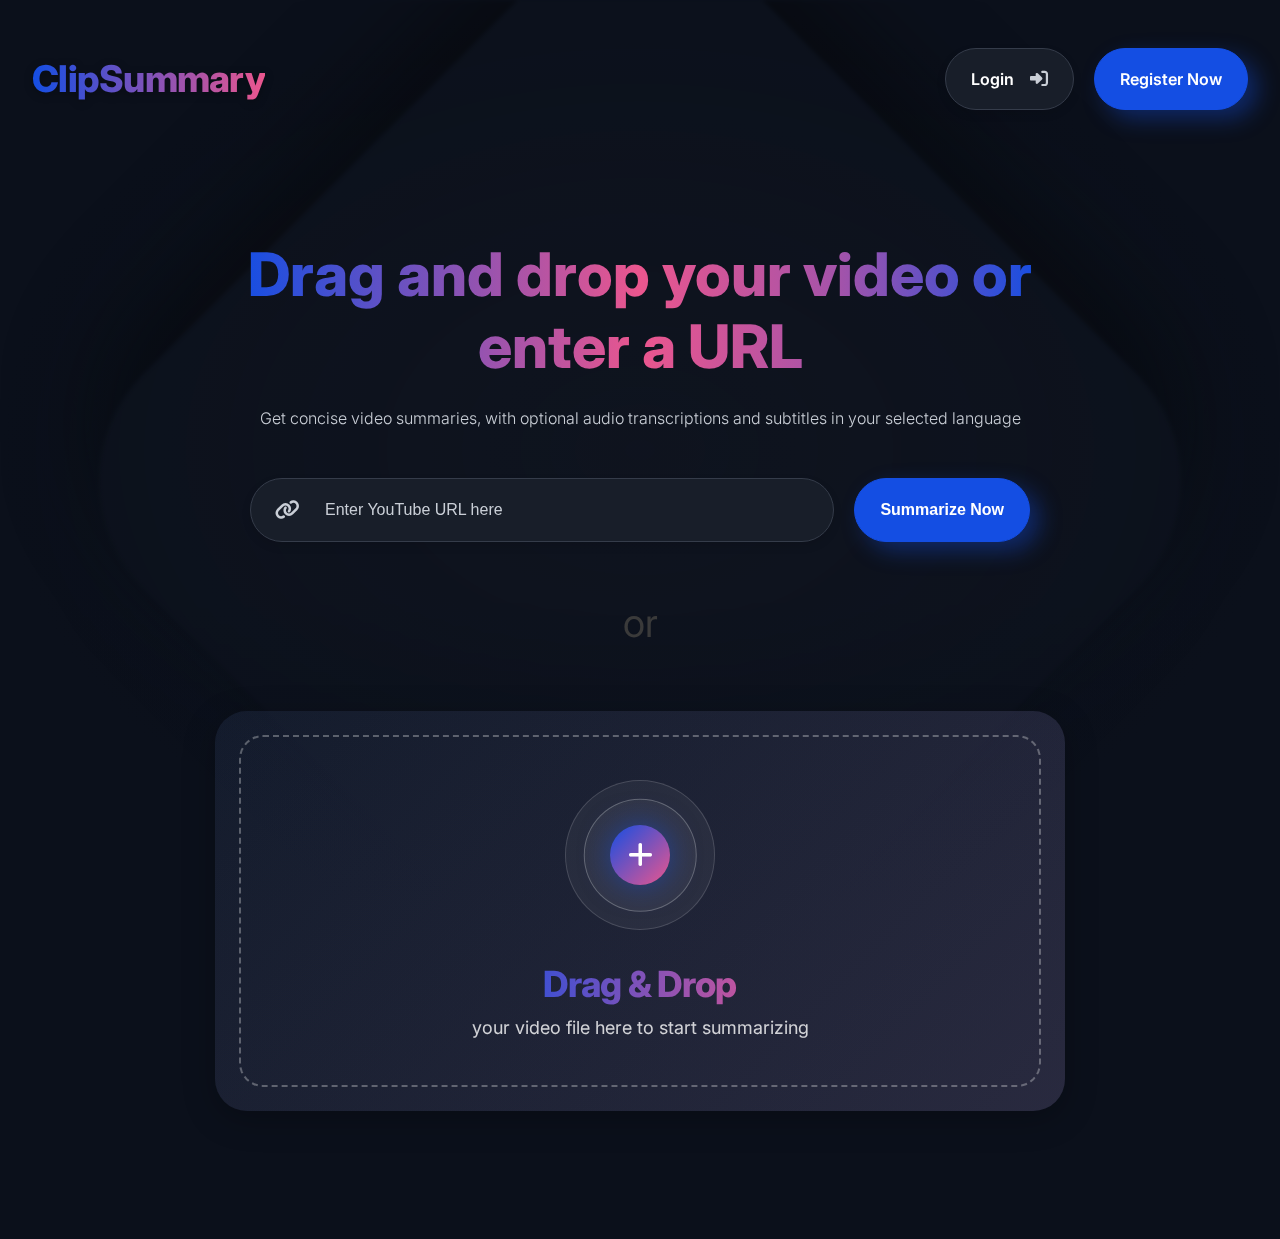
<file: frontend/index.html>
<!DOCTYPE html>
<html lang="en">
<head>
    <meta charset="UTF-8">
    <meta name="viewport" content="width=device-width, initial-scale=1.0">
    <title>ClipSummary - Video Summary and Translation Tool</title>
    <link rel="preconnect" href="https://fonts.googleapis.com">
    <link rel="preconnect" href="https://fonts.gstatic.com" crossorigin>
    <link href="https://fonts.googleapis.com/css2?family=Inter:wght@300;400;600;800&display=swap" rel="stylesheet">
    <link rel="stylesheet" href="https://cdnjs.cloudflare.com/ajax/libs/font-awesome/6.4.0/css/all.min.css">
    <link rel="stylesheet" href="css/styles.css">
    <link rel="stylesheet" href="css/processing-status.css">
    <link rel="icon" type="image/svg+xml" href="images/favicons/favicon.svg">
</head>
<body>
    <div class="background">
        <div class="swirl"></div>
        <div class="cubes"></div>
        <div class="gradient-overlay"></div>
    </div>

    <div class="container">
        <header>
            <div class="logo">
                <h1>ClipSummary<span class="registered">®</span></h1>
            </div>
            <nav class="main-nav">
                <ul class="auth-links">
                    <!-- These links will be replaced by JavaScript based on login status -->
                    <li><a href="/login.html" class="btn btn-outline login-btn">
                        <span>Login</span>
                        <i class="fas fa-sign-in-alt"></i>
                    </a></li>
                    <li><a href="/signup.html" class="btn btn-primary">Register Now</a></li>
                </ul>
            </nav>
        </header>

        <main>
            <div class="hero-section">
                <h2>Turn Any Video into a Summary</h2>
                <p>Get concise video summaries, with optional audio transcriptions and subtitles in your selected language</p>
            </div>

            <div class="actions">
                <div class="url-input-container">
                    <div class="url-input">
                        <i class="fa-solid fa-link"></i>
                        <input type="text" placeholder="Enter YouTube URL here">
                        <span class="cursor">|</span>
                    </div>
                    <button class="btn btn-primary summarize-btn">Summarize Now</button>
                </div>
                <div class="or-divider">
                    <span>or</span>
                </div>
            </div>

            <div class="upload-area">
                <div class="upload-content">
                    <div class="upload-icons">
                        <div class="ellipse ellipse-1"></div>
                        <div class="ellipse ellipse-2"></div>
                        <div class="plus-icon">
                            <i class="fa-solid fa-plus"></i>
                        </div>
                    </div>
                    <div class="upload-text">
                        <h3>Drag & Drop</h3>
                        <p>your video file here to start summarizing</p>
                    </div>
                </div>
                <!-- New inline processing status bar -->
                <div class="inline-processing-status" style="display: none;">
                    <div class="inline-progress-bar">
                        <div class="inline-progress-fill"></div>
                    </div>
                    <div class="inline-status-text">Ready to upload</div>
                </div>
            </div>
            
            <div class="main-content">
            </div>
        </main>
    </div>
    
    <div id="detailed-processing-status" style="display: none;">
        <div class="processing-status-container">
            <div class="processing-close" id="close-processing-status">
                <i class="fas fa-times"></i>
            </div>
            <div class="processing-status-header">
                <i class="fas fa-cog fa-spin"></i>
                <h3>Processing Your Video</h3>
            </div>
            
            <div class="processing-progress">
                <div class="processing-progress-bar" style="width: 0%"></div>
            </div>
            
            <div class="processing-stages">
                <!-- Stage 1: Video Upload -->
                <div class="processing-stage" data-stage="upload">
                    <div class="stage-icon">
                        <i class="fas fa-cloud-upload-alt"></i>
                    </div>
                    <div class="stage-details">
                        <div class="stage-name">Uploading Video</div>
                        <div class="stage-description">Transferring your video to our servers</div>
                        <div class="stage-time"></div>
                    </div>
                </div>
                
                <!-- Stage 2: Audio Extraction -->
                <div class="processing-stage" data-stage="audio">
                    <div class="stage-icon">
                        <i class="fas fa-volume-up"></i>
                    </div>
                    <div class="stage-details">
                        <div class="stage-name">Audio Processing</div>
                        <div class="stage-description">Extracting audio from your video</div>
                        <div class="stage-time"></div>
                    </div>
                </div>
                
                <!-- Stage 3: Speech Recognition -->
                <div class="processing-stage" data-stage="transcribe">
                    <div class="stage-icon">
                        <i class="fas fa-headphones"></i>
                    </div>
                    <div class="stage-details">
                        <div class="stage-name">Speech Recognition</div>
                        <div class="stage-description">Converting speech to text</div>
                        <div class="stage-time"></div>
                    </div>
                </div>
                
                <!-- Stage 4: Text Analysis -->
                <div class="processing-stage" data-stage="align">
                    <div class="stage-icon">
                        <i class="fas fa-align-left"></i>
                    </div>
                    <div class="stage-details">
                        <div class="stage-name">Text Processing</div>
                        <div class="stage-description">Aligning text with audio timestamps</div>
                        <div class="stage-time"></div>
                    </div>
                </div>
                
                <!-- Stage 5: Speaker Identification -->
                <div class="processing-stage" data-stage="speaker">
                    <div class="stage-icon">
                        <i class="fas fa-users"></i>
                    </div>
                    <div class="stage-details">
                        <div class="stage-name">Speaker Analysis</div>
                        <div class="stage-description">Identifying different speakers in the audio</div>
                        <div class="stage-time"></div>
                    </div>
                </div>
                
                <!-- Stage 6: Summary Generation -->
                <div class="processing-stage" data-stage="summary">
                    <div class="stage-icon">
                        <i class="fas fa-file-alt"></i>
                    </div>
                    <div class="stage-details">
                        <div class="stage-name">Summary Generation</div>
                        <div class="stage-description">Creating a concise summary of the content</div>
                        <div class="stage-time"></div>
                    </div>
                </div>
            </div>
            
            <div class="processing-summary">
                <div class="processing-elapsed">Elapsed time: 00:00</div>
                <div class="processing-message">Starting processing...</div>
            </div>
        </div>
    </div>

    <script src="js/app.js"></script>
</body>
</html>
</file>
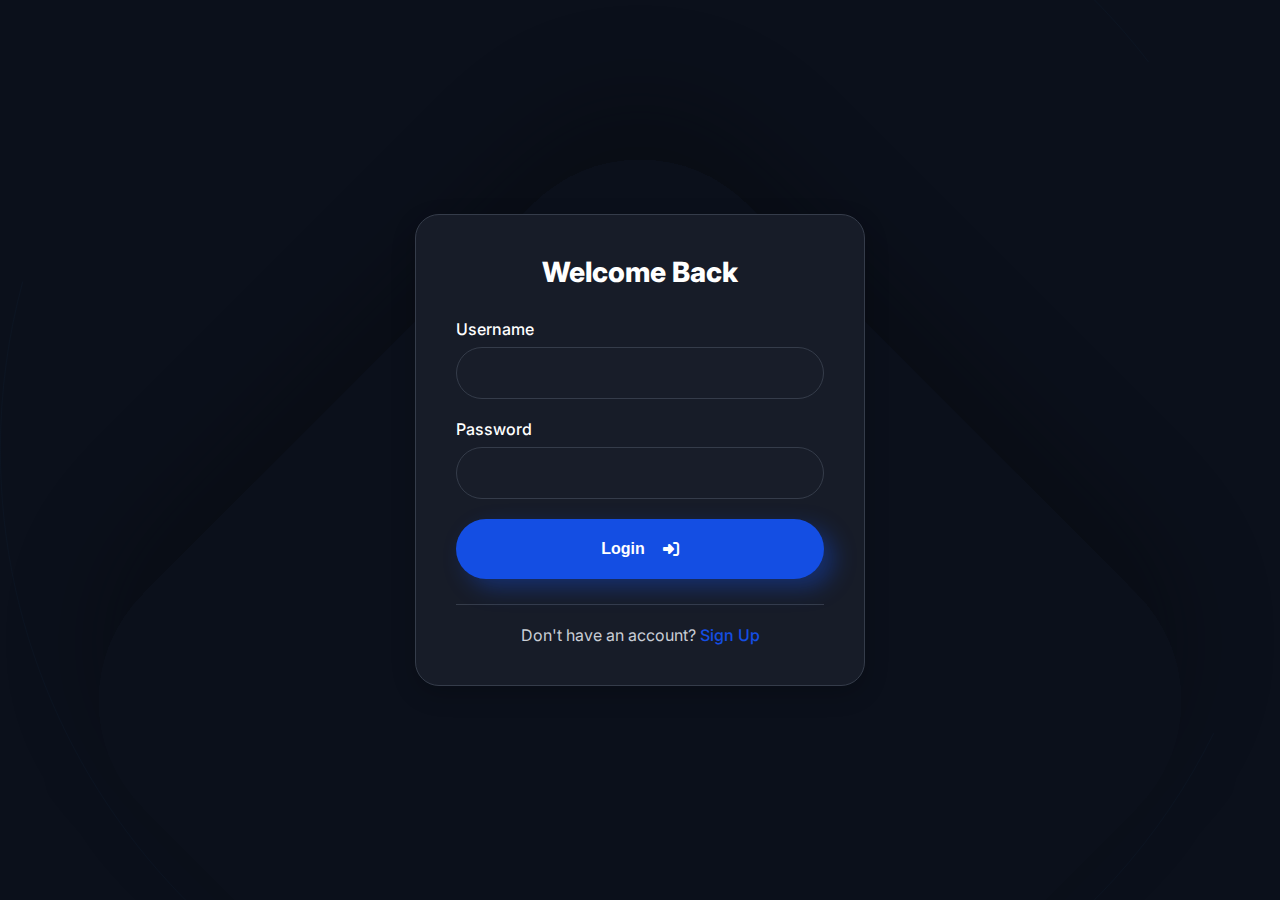
<file: frontend/login.html>
<!DOCTYPE html>
<html lang="en">
<head>
    <meta charset="UTF-8">
    <meta name="viewport" content="width=device-width, initial-scale=1.0">
    <title>Login | ClipSummary</title>
    <link rel="preconnect" href="https://fonts.googleapis.com">
    <link rel="preconnect" href="https://fonts.gstatic.com" crossorigin>
    <link href="https://fonts.googleapis.com/css2?family=Inter:wght@300;400;500;600;800&display=swap" rel="stylesheet">
    <link rel="stylesheet" href="https://cdnjs.cloudflare.com/ajax/libs/font-awesome/6.4.0/css/all.min.css">
    <link rel="stylesheet" href="css/styles.css">
    <link rel="stylesheet" href="css/login.css">
    <link rel="icon" type="image/svg+xml" href="images/favicons/favicon.svg">
</head>
<body>
    <div class="auth-container">
        <div class="auth-box">
            <h1 class="auth-title">Welcome Back</h1>
            <div id="error-message" class="error-message"></div>
            <div id="success-message" class="success-message"></div>
            
            <form id="login-form" class="auth-form">
                <div class="form-group">
                    <label for="username">Username</label>
                    <input type="text" id="username" name="username" required>
                </div>
                
                <div class="form-group">
                    <label for="password">Password</label>
                    <input type="password" id="password" name="password" required>
                </div>
                
                <button type="submit" class="btn btn-primary btn-block login-btn">
                    <span>Login</span>
                    <i class="fas fa-sign-in-alt"></i>
                </button>
            </form>
            
            <div class="auth-footer">
                <p>Don't have an account? <a href="signup.html">Sign Up</a></p>
            </div>
        </div>
    </div>

    <script>
        document.getElementById('login-form').addEventListener('submit', async function(e) {
            e.preventDefault();
            
            const formData = new URLSearchParams();
            formData.append('username', document.getElementById('username').value);
            formData.append('password', document.getElementById('password').value);
            
            const errorEl = document.getElementById('error-message');
            const successEl = document.getElementById('success-message');
            
            try {
                const response = await fetch('/api/auth/login', {
                    method: 'POST',
                    headers: {
                        'Content-Type': 'application/x-www-form-urlencoded'
                    },
                    body: formData
                });
                
                const data = await response.json();
                
                if (response.ok) {
                    // Store tokens
                    localStorage.setItem('access_token', data.access_token);
                    localStorage.setItem('token_type', data.token_type);
                    
                    // Fetch user info to get username and store it
                    try {
                        const userResponse = await fetch('/api/auth/me', {
                            headers: {
                                'Authorization': `${data.token_type} ${data.access_token}`
                            }
                        });
                        
                        if (userResponse.ok) {
                            const userData = await userResponse.json();
                            localStorage.setItem('username', userData.username);
                            localStorage.setItem('user_id', userData.id);
                        }
                    } catch (error) {
                        console.error('Error fetching user info:', error);
                        // Don't fail login if we can't fetch user info
                    }
                    
                    // Check if there's a redirect URL in the query params
                    const params = new URLSearchParams(window.location.search);
                    const redirect = params.get('redirect');
                    
                    // Redirect to the previous page or home
                    window.location.href = redirect || '/';
                } else {
                    errorEl.textContent = data.detail || 'Login failed';
                    errorEl.style.display = 'block';
                    successEl.style.display = 'none';
                }
            } catch (error) {
                console.error('Login error:', error);
                errorEl.textContent = 'An error occurred during login. Please try again.';
                errorEl.style.display = 'block';
                successEl.style.display = 'none';
            }
        });
        
        // Check for registration success message
        window.addEventListener('load', function() {
            const params = new URLSearchParams(window.location.search);
            const registered = params.get('registered');
            
            if (registered) {
                const successEl = document.getElementById('success-message');
                successEl.textContent = 'Registration successful! Please login with your credentials.';
                successEl.style.display = 'block';
            }
        });
    </script>
</body>
</html>
</file>
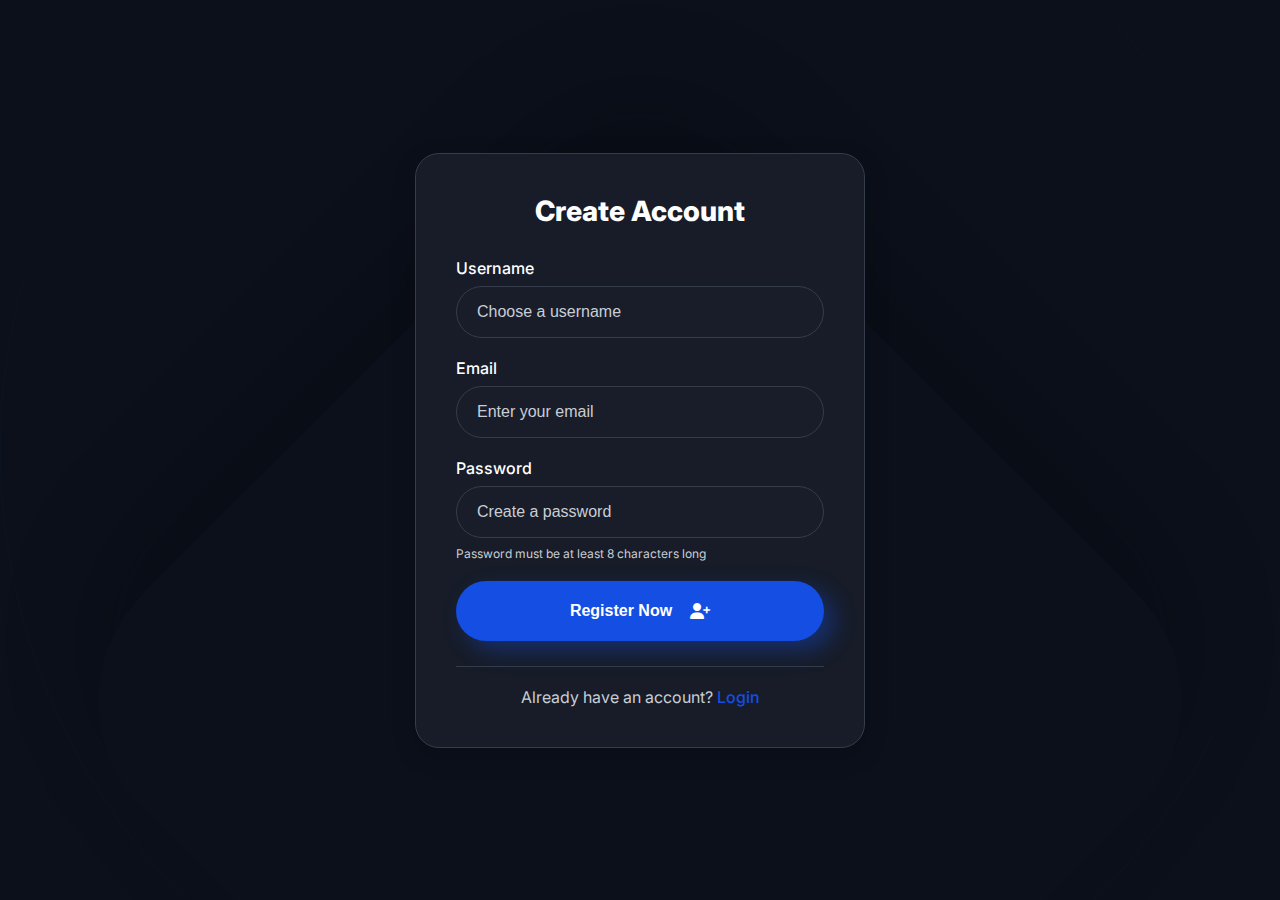
<file: frontend/signup.html>
<!DOCTYPE html>
<html lang="en">
<head>
    <meta charset="UTF-8">
    <meta name="viewport" content="width=device-width, initial-scale=1.0">
    <title>Sign Up | ClipSummary</title>
    <link rel="preconnect" href="https://fonts.googleapis.com">
    <link rel="preconnect" href="https://fonts.gstatic.com" crossorigin>
    <link href="https://fonts.googleapis.com/css2?family=Inter:wght@300;400;500;600;800&display=swap" rel="stylesheet">
    <link rel="stylesheet" href="https://cdnjs.cloudflare.com/ajax/libs/font-awesome/6.4.0/css/all.min.css">
    <link rel="stylesheet" href="css/styles.css">
    <link rel="stylesheet" href="css/login.css">
    <link rel="icon" type="image/svg+xml" href="images/favicons/favicon.svg">
</head>
<body>
    <div class="auth-container">
        <div class="auth-box">
            <h1 class="auth-title">Create Account</h1>
            <div id="error-message" class="error-message"></div>
            
            <form id="signup-form" class="auth-form">
                <div class="form-group">
                    <label for="username">Username</label>
                    <input type="text" id="username" name="username" required minlength="3" placeholder="Choose a username">
                </div>
                
                <div class="form-group">
                    <label for="email">Email</label>
                    <input type="email" id="email" name="email" required placeholder="Enter your email">
                </div>
                
                <div class="form-group">
                    <label for="password">Password</label>
                    <input type="password" id="password" name="password" required minlength="8" placeholder="Create a password">
                    <small>Password must be at least 8 characters long</small>
                </div>
                
                <button type="submit" class="btn btn-primary btn-block">
                    <span>Register Now</span>
                    <i class="fas fa-user-plus"></i>
                </button>
            </form>
            
            <div class="auth-footer">
                <p>Already have an account? <a href="login.html">Login</a></p>
            </div>
        </div>
    </div>

    <script>
        document.getElementById('signup-form').addEventListener('submit', async function(e) {
            e.preventDefault();
            
            const username = document.getElementById('username').value;
            const email = document.getElementById('email').value;
            const password = document.getElementById('password').value;
            const errorEl = document.getElementById('error-message');
            
            if (password.length < 8) {
                errorEl.textContent = 'Password must be at least 8 characters long';
                errorEl.style.display = 'block';
                return;
            }
            
            try {
                const response = await fetch('/api/auth/signup', {
                    method: 'POST',
                    headers: {
                        'Content-Type': 'application/json'
                    },
                    body: JSON.stringify({
                        username,
                        email,
                        password
                    })
                });
                
                if (response.ok) {
                    // Redirect to login page after successful signup
                    window.location.href = '/login.html?registered=true';
                } else {
                    const errorData = await response.json();
                    errorEl.textContent = errorData.detail || 'Error creating account';
                    errorEl.style.display = 'block';
                }
            } catch (error) {
                console.error('Signup error:', error);
                errorEl.textContent = 'An error occurred during sign up. Please try again.';
                errorEl.style.display = 'block';
            }
        });
    </script>
</body>
</html>
</file>
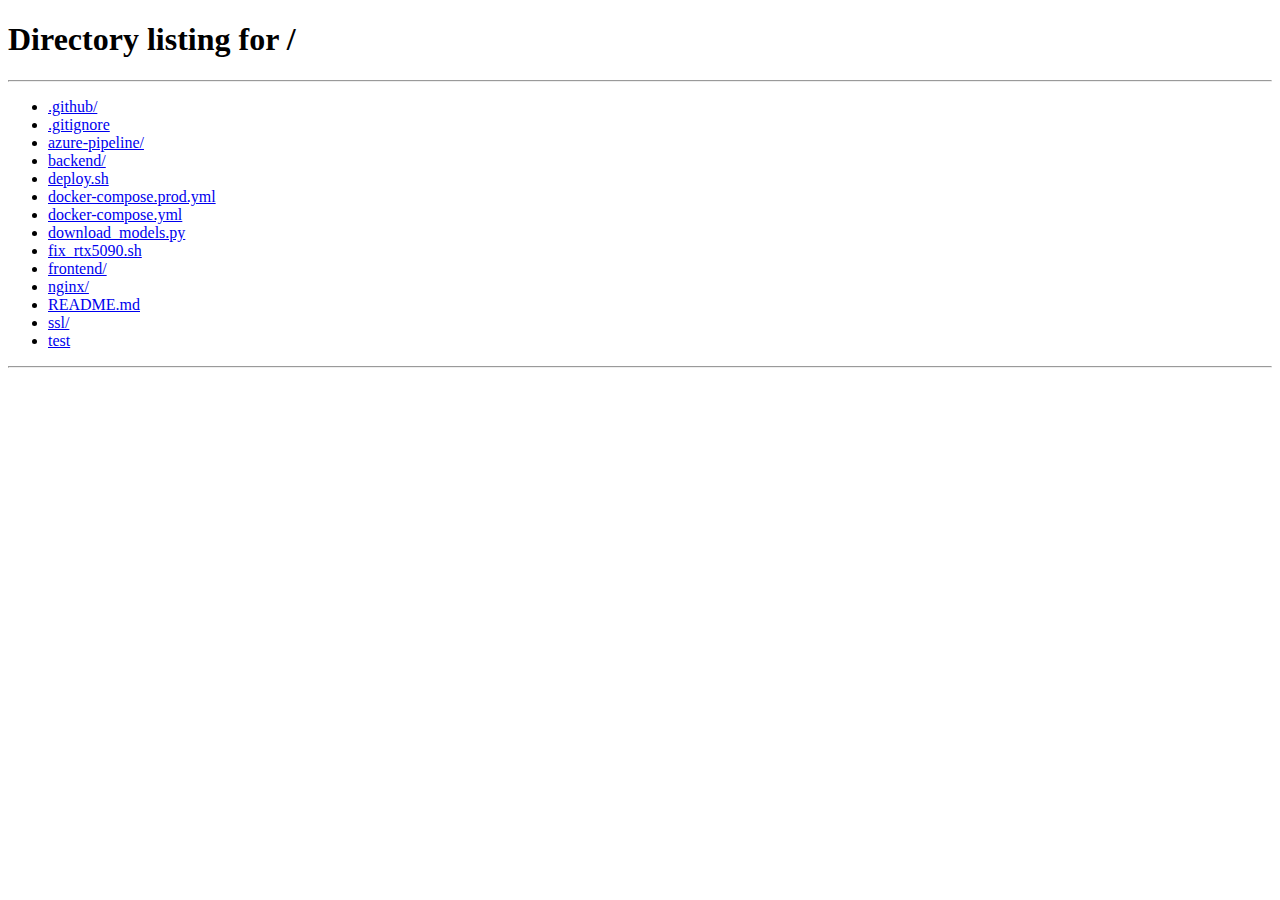
<file: frontend/video.html>
<!DOCTYPE html>
<html lang="en">
<head>
    <meta charset="UTF-8">
    <meta name="viewport" content="width=device-width, initial-scale=1.0">
    <title>Video Player - ClipSummary</title>
    <link href="https://fonts.googleapis.com/css2?family=Inter:wght@300;400;500;600;700;800&display=swap" rel="stylesheet">
    <link rel="stylesheet" href="https://cdnjs.cloudflare.com/ajax/libs/font-awesome/6.4.0/css/all.min.css">
    <link rel="stylesheet" href="css/styles.css">
    <link rel="stylesheet" href="css/video-page.css">
    <link rel="icon" type="image/svg+xml" href="images/favicons/favicon.svg">
</head>
<body>
    <!-- Background elements -->
    <div class="background">
        <div class="swirl"></div>
        <div class="cubes"></div>
        <div class="gradient-overlay"></div>
    </div>

    <div class="container">
        <header>
            <div class="logo">
                <h1>ClipSummary</h1>
            </div>
            <div class="nav-buttons">
                <a href="/profile.html" class="btn btn-outline">
                    <i class="fas fa-video"></i>
                    My Videos
                </a>
            </div>
        </header>
        
        <div class="video-container">
            <div class="video-player-wrapper">
                <div class="video-player">
                    <video id="video-player" controls controlsList="nodownload">
                        <source id="video-source" src="" type="video/mp4">
                        Your browser does not support the video tag.
                    </video>
                    <div class="subtitle-display" id="subtitle-display"></div>
                    
                    <div class="processing-overlay" id="processing-overlay">
                        <div class="processing-spinner"></div>
                        <div class="processing-text">
                            <p>Processing your video...</p>
                            <p id="processing-status">Analyzing audio and generating transcript</p>
                        </div>
                    </div>
                </div>
            </div>
            
            <div class="video-controls">
                <div class="language-selector">
                    <div class="language-dropdown">
                        <button class="language-dropdown-btn" id="language-dropdown-btn">
                            <span class="language-flag" id="current-language-flag">🇺🇸</span>
                            <span class="language-name" id="current-language-name">English</span>
                            <i class="fas fa-chevron-down"></i>
                        </button>
                        <div class="language-dropdown-menu" id="language-dropdown-menu">
                            <!-- Languages will be populated dynamically -->
                        </div>
                    </div>
                    
                    <label class="toggle-label">
                        <span>Subtitles</span>
                        <span class="toggle-switch">
                            <input type="checkbox" id="subtitle-toggle" checked>
                            <span class="slider"></span>
                        </span>
                    </label>
                </div>
                
                <div class="action-buttons">
                    <button id="translate-btn" class="btn btn-outline" style="display: none;">
                        <i class="fas fa-language"></i> Translate
                    </button>
                    <button id="copy-link" class="btn btn-outline">
                        <i class="fas fa-copy"></i> Copy Link
                    </button>
                    <button id="download-btn" class="btn btn-primary">
                        <i class="fas fa-download"></i> Download
                    </button>
                </div>
            </div>
        </div>
        
        <div class="content-box summary-box">
            <div class="content-header">
                <h2 class="content-title">Summary</h2>
            </div>
            <div class="content-text" id="summary-content">
                <div class="processing-notice" id="summary-processing">
                    <i class="fas fa-spinner fa-spin"></i> Your summary is being generated...
                </div>
            </div>
        </div>
        
        <div class="content-box transcript-box">
            <div class="content-header">
                <h2 class="content-title">Transcript</h2>
                <div class="transcript-actions">
                    <button id="download-transcript-btn" class="btn btn-outline btn-small">
                        <i class="fas fa-download"></i> Download Transcript
                    </button>
                </div>
            </div>
            <div class="transcript-container">
                <div class="transcript-content" id="transcript-content">
                    <div class="loading-transcript" id="transcript-loading">
                        <i class="fas fa-spinner fa-spin"></i> Loading transcript...
                    </div>
                </div>
            </div>
        </div>
    </div>

    <script>
        document.addEventListener('DOMContentLoaded', function() {
            // Get video ID from URL
            const urlParams = new URLSearchParams(window.location.search);
            const videoId = urlParams.get('id');
            
            if (!videoId) {
                alert('No video ID provided');
                window.location.href = '/';
                return;
            }
            
            // Check if user is authenticated
            const token = localStorage.getItem('access_token');
            const tokenType = localStorage.getItem('token_type');
            
            if (!token) {
                window.location.href = '/login.html?redirect=' + encodeURIComponent(window.location.pathname + window.location.search);
                return;
            }
            
            // Function to make authenticated API requests
            async function fetchWithAuth(url, options = {}) {
                options.headers = options.headers || {};
                options.headers['Authorization'] = `${tokenType} ${token}`;
                return fetch(url, options);
            }
            
            // Variables to store video data
            let videoData = null;
            let subtitles = {};
            let currentSubtitleLanguage = 'en';
            let subtitleSegments = [];
            
            // Enhanced language mapping with flags for Chinese and Korean
            const LANGUAGE_DATA = {
                'en': { name: 'English', flag: '🇺🇸' },
                'zh': { name: 'Chinese', flag: '🇨🇳' },
                'ko': { name: 'Korean', flag: '🇰🇷' }
            };

            // Elements
            const videoPlayer = document.getElementById('video-player');
            const videoSource = document.getElementById('video-source');
            const subtitleDisplay = document.getElementById('subtitle-display');
            const subtitleToggle = document.getElementById('subtitle-toggle');
            const processingOverlay = document.getElementById('processing-overlay');
            const processingStatus = document.getElementById('processing-status');
            const summaryContent = document.getElementById('summary-content');
            const summaryProcessing = document.getElementById('summary-processing');
            const transcriptContent = document.getElementById('transcript-content');
            const transcriptLoading = document.getElementById('transcript-loading');
            const copyLinkBtn = document.getElementById('copy-link');
            const downloadBtn = document.getElementById('download-btn');
            const languageDropdownBtn = document.getElementById('language-dropdown-btn');
            const languageDropdownMenu = document.getElementById('language-dropdown-menu');

            // Language dropdown functionality
            languageDropdownBtn.addEventListener('click', () => {
                languageDropdownMenu.classList.toggle('show');
            });

            // Close dropdown when clicking outside
            document.addEventListener('click', (e) => {
                if (!languageDropdownBtn.contains(e.target)) {
                    languageDropdownMenu.classList.remove('show');
                }
            });

            // Show notification function
            function showNotification(message, type = 'info') {
                const notification = document.createElement('div');
                notification.className = `notification notification-${type}`;
                notification.innerHTML = `
                    <i class="fas fa-${type === 'success' ? 'check-circle' : type === 'error' ? 'exclamation-circle' : 'info-circle'}"></i>
                    <span>${message}</span>
                `;
                
                document.body.appendChild(notification);
                
                // Animate in
                setTimeout(() => notification.classList.add('show'), 10);
                
                // Remove after 3 seconds
                setTimeout(() => {
                    notification.classList.remove('show');
                    setTimeout(() => document.body.removeChild(notification), 300);
                }, 3000);
            }
            
            // Load video data
            async function loadVideoData() {
                try {
                    const response = await fetchWithAuth(`/api/videos/${videoId}`);
                    
                    if (!response.ok) {
                        throw new Error('Failed to load video data');
                    }
                    
                    videoData = await response.json();
                    
                    // Update video player
                    document.title = `${videoData.title} - ClipSummary`;
                    
                    // Handle different video types
                    if (videoData.video_url) {
                        // Regular uploaded video
                        videoSource.src = videoData.video_url;
                        videoPlayer.load();
                        processingOverlay.style.display = 'none';
                    } else if (videoData.url && videoData.url.includes('youtube')) {
                        // YouTube video - show processing overlay until complete
                        if (videoData.status === 'completed') {
                            // YouTube processing is done, but we can't show the video directly
                            // Instead, show thumbnail and indicate it's a YouTube video
                            processingOverlay.innerHTML = `
                                <div class="youtube-placeholder">
                                    <img src="${videoData.thumbnail || '/images/favicons/favicon.svg'}" alt="Video thumbnail" style="max-width: 300px; border-radius: 8px;">
                                    <h3 style="margin: 16px 0; color: white;">${videoData.title}</h3>
                                    <p style="color: #888;">YouTube video processed successfully</p>
                                    <a href="${videoData.url}" target="_blank" class="btn btn-primary" style="margin-top: 16px;">
                                        <i class="fas fa-external-link-alt"></i> Watch on YouTube
                                    </a>
                                </div>
                            `;
                            processingOverlay.style.display = 'flex';
                        } else {
                            // Still processing
                            checkProcessingStatus();
                        }
                    } else {
                        // Unknown video type or still processing
                        checkProcessingStatus();
                    }
                    
                    // Load available languages
                    if (videoData.available_languages && videoData.available_languages.length > 0) {
                        populateLanguageDropdown(videoData.available_languages);
                        loadSubtitles(currentSubtitleLanguage);
                    }
                    
                    // Load summary if available
                    if (videoData.summary) {
                        summaryProcessing.style.display = 'none';
                        summaryContent.innerHTML = `<p>${videoData.summary}</p>`;
                        
                        // Show translate button for English videos
                        if (currentSubtitleLanguage === 'en') {
                            document.getElementById('translate-btn').style.display = 'inline-block';
                        }
                    } else {
                        checkProcessingStatus();
                    }
                    
                } catch (error) {
                    console.error('Error loading video:', error);
                    processingOverlay.innerHTML = `
                        <div class="error-message">
                            <i class="fas fa-exclamation-triangle" style="font-size: 48px; color: #ef4444; margin-bottom: 16px;"></i>
                            <h3 style="color: white; margin-bottom: 8px;">Failed to load video</h3>
                            <p style="color: #888;">Please try refreshing the page or contact support if the problem persists.</p>
                            <button onclick="window.location.reload()" class="btn btn-primary" style="margin-top: 16px;">
                                <i class="fas fa-refresh"></i> Retry
                            </button>
                        </div>
                    `;
                    processingOverlay.style.display = 'flex';
                }
            }
            
            // Populate language dropdown
            function populateLanguageDropdown(languages) {
                const languageDropdownMenu = document.getElementById('language-dropdown-menu');
                languageDropdownMenu.innerHTML = '';
                
                languages.forEach(lang => {
                    const option = document.createElement('div');
                    option.className = 'language-option';
                    option.setAttribute('data-lang', lang);
                    
                    option.innerHTML = `
                        <span class="language-flag">${LANGUAGE_DATA[lang].flag}</span>
                        <span class="language-name">${LANGUAGE_DATA[lang].name}</span>
                    `;
                    
                    option.addEventListener('click', () => {
                        currentSubtitleLanguage = lang;
                        loadSubtitles(currentSubtitleLanguage);
                        updateCurrentLanguageDisplay();
                    });
                    
                    languageDropdownMenu.appendChild(option);
                });
            }
            
            // Update displayed language in the dropdown
            function updateCurrentLanguageDisplay() {
                const currentLanguageFlag = document.getElementById('current-language-flag');
                const currentLanguageName = document.getElementById('current-language-name');
                
                currentLanguageFlag.textContent = LANGUAGE_DATA[currentSubtitleLanguage]?.flag || '';
                currentLanguageName.textContent = LANGUAGE_DATA[currentSubtitleLanguage]?.name || currentSubtitleLanguage;
            }
            
            // Load subtitles for selected language and update summary
            async function loadSubtitles(language) {
                try {
                    if (subtitles[language]) {
                        // Already loaded
                        subtitleSegments = subtitles[language].segments;
                        await loadSummary(language); // Load summary for this language
                        return;
                    }
                    
                    transcriptLoading.style.display = 'block';
                    transcriptContent.innerHTML = '';
                    
                    const response = await fetchWithAuth(`/api/videos/${videoId}/subtitles/${language}`);
                    
                    if (!response.ok) {
                        throw new Error(`Failed to load subtitles for ${language}`);
                    }
                    
                    const data = await response.json();
                    subtitles[language] = data;
                    subtitleSegments = data.segments;
                    
                    // Render transcript
                    renderTranscript(subtitleSegments);
                    
                    // Load summary for this language
                    await loadSummary(language);
                    
                } catch (error) {
                    console.error('Error loading subtitles:', error);
                    transcriptContent.innerHTML = `<p>Failed to load subtitles for this language.</p>`;
                }
            }
            
            // Render transcript
            function renderTranscript(segments) {
                transcriptLoading.style.display = 'none';
                
                if (!segments || segments.length === 0) {
                    transcriptContent.innerHTML = '<p>No transcript available for this video.</p>';
                    return;
                }
                
                let transcriptHtml = '';
                
                segments.forEach((segment, index) => {
                    const startTime = formatTime(segment.start);
                    const text = segment.text;
                    
                    transcriptHtml += `
                        <div class="transcript-segment" data-start="${segment.start}" data-end="${segment.end}">
                            <span class="transcript-timestamp">${startTime}</span>
                            <span class="transcript-text">${text}</span>
                        </div>
                    `;
                });
                
                transcriptContent.innerHTML = transcriptHtml;
                
                // Add click event to transcript segments
                const transcriptSegments = document.querySelectorAll('.transcript-segment');
                transcriptSegments.forEach(segment => {
                    segment.addEventListener('click', () => {
                        const startTime = parseFloat(segment.dataset.start);
                        videoPlayer.currentTime = startTime;
                        videoPlayer.play();
                    });
                });
            }
            
            // Format time for display
            function formatTime(timeInSeconds) {
                const minutes = Math.floor(timeInSeconds / 60);
                const seconds = Math.floor(timeInSeconds % 60);
                return `${minutes}:${seconds.toString().padStart(2, '0')}`;
            }
            
            // Check processing status for videos still being processed
            async function checkProcessingStatus() {
                if (videoData.status === 'processing') {
                    processingOverlay.style.display = 'flex';
                    
                    try {
                        const response = await fetchWithAuth(`/api/upload/status/${videoId}`);
                        
                        if (response.ok) {
                            const data = await response.json();
                            processingStatus.textContent = data.message || 'Processing your video...';
                            
                            if (data.status === 'completed') {
                                // Refresh the page to show completed video
                                window.location.reload();
                                return;
                            }
                        }
                        
                        // Check again in 5 seconds
                        setTimeout(checkProcessingStatus, 5000);
                        
                    } catch (error) {
                        console.error('Error checking processing status:', error);
                        setTimeout(checkProcessingStatus, 5000);
                    }
                }
            }
            
            // Update subtitles based on video playback position
            function updateSubtitles() {
                if (!subtitleToggle.checked || subtitleSegments.length === 0) {
                    subtitleDisplay.textContent = '';
                    return;
                }
                
                const currentTime = videoPlayer.currentTime;
                
                // Find the current subtitle segment
                const currentSegment = subtitleSegments.find(segment => 
                    currentTime >= segment.start && currentTime <= segment.end
                );
                
                if (currentSegment) {
                    subtitleDisplay.textContent = currentSegment.text;
                } else {
                    subtitleDisplay.textContent = '';
                }
            }
            
            // Event Listeners
            subtitleToggle.addEventListener('change', () => {
                subtitleDisplay.style.visibility = subtitleToggle.checked ? 'visible' : 'hidden';
            });
            
            videoPlayer.addEventListener('timeupdate', updateSubtitles);
            
            copyLinkBtn.addEventListener('click', () => {
                const url = window.location.href;
                navigator.clipboard.writeText(url);
                alert('Link copied to clipboard');
            });
            
            downloadBtn.addEventListener('click', () => {
                if (videoData && videoData.video_url) {
                    const a = document.createElement('a');
                    a.href = videoData.video_url;
                    a.download = videoData.title || 'video';
                    document.body.appendChild(a);
                    a.click();
                    document.body.removeChild(a);
                } else {
                    alert('Video is not available for download');
                }
            });
            
            // Download transcript button
            document.getElementById('download-transcript-btn').addEventListener('click', () => {
                if (!subtitleSegments || subtitleSegments.length === 0) {
                    showNotification('No transcript available for download', 'error');
                    return;
                }
                
                // Generate transcript content
                let transcriptText = `Transcript - ${videoData.title}\n`;
                transcriptText += `Language: ${LANGUAGE_DATA[currentSubtitleLanguage]?.name || currentSubtitleLanguage}\n`;
                transcriptText += `Generated: ${new Date().toLocaleDateString()}\n\n`;
                
                subtitleSegments.forEach(segment => {
                    const startTime = formatTime(segment.start);
                    const endTime = formatTime(segment.end);
                    transcriptText += `[${startTime} - ${endTime}] ${segment.text}\n`;
                });
                
                // Create and download file
                const blob = new Blob([transcriptText], { type: 'text/plain' });
                const url = URL.createObjectURL(blob);
                const a = document.createElement('a');
                a.href = url;
                a.download = `transcript_${videoData.title || videoId}_${currentSubtitleLanguage}.txt`;
                document.body.appendChild(a);
                a.click();
                document.body.removeChild(a);
                URL.revokeObjectURL(url);
                
                showNotification('Transcript downloaded successfully!', 'success');
            });
            
            // Translation functionality
            document.getElementById('translate-btn').addEventListener('click', () => {
                showTranslateModal();
            });
            
            // Show translation modal
            function showTranslateModal() {
                const modal = document.createElement('div');
                modal.className = 'translate-modal-overlay';
                modal.innerHTML = `
                    <div class="translate-modal">
                        <div class="modal-header">
                            <h3>Translate Content</h3>
                            <button class="modal-close" onclick="this.parentElement.parentElement.parentElement.remove()">
                                <i class="fas fa-times"></i>
                            </button>
                        </div>
                        <div class="modal-body">
                            <p>Select language for translation:</p>
                            <div class="language-selection">
                                <button class="language-btn" data-lang="en">
                                    <span class="language-flag">🇺🇸</span>
                                    <span class="language-name">English</span>
                                </button>
                                <button class="language-btn" data-lang="zh">
                                    <span class="language-flag">🇨🇳</span>
                                    <span class="language-name">Chinese</span>
                                </button>
                                <button class="language-btn" data-lang="ko">
                                    <span class="language-flag">🇰🇷</span>
                                    <span class="language-name">Korean</span>
                                </button>
                            </div>
                        </div>
                    </div>
                `;
                
                document.body.appendChild(modal);
                
                // Add event listeners to language buttons
                modal.querySelectorAll('.language-btn').forEach(btn => {
                    btn.addEventListener('click', async () => {
                        const targetLang = btn.dataset.lang;
                        await translateVideo(targetLang);
                        modal.remove();
                    });
                });
            }
            
            // Translate video content
            async function translateVideo(targetLanguage) {
                try {
                    showNotification('Starting translation...', 'info');
                    
                    const response = await fetchWithAuth(`/api/videos/${videoId}/translate?target_language=${targetLanguage}`, {
                        method: 'POST'
                    });
                    
                    if (!response.ok) {
                        const error = await response.json();
                        throw new Error(error.detail || 'Translation failed');
                    }
                    
                    const result = await response.json();
                    
                    if (result.status === 'already_exists') {
                        showNotification(`Translation to ${result.language_name || targetLanguage} already exists`, 'info');
                    } else {
                        showNotification(`Successfully translated to ${result.language_name || targetLanguage}!`, 'success');
                    }
                    
                    // Reload video data to update available languages and other information
                    await loadVideoData();
                    
                    // Add new language to dropdown if not already there
                    if (!videoData.available_languages.includes(targetLanguage)) {
                        videoData.available_languages.push(targetLanguage);
                        populateLanguageDropdown(videoData.available_languages);
                    }
                    
                    // Switch to the newly translated language
                    currentSubtitleLanguage = targetLanguage;
                    updateCurrentLanguageDisplay();
                    await loadSubtitles(targetLanguage);
                    
                } catch (error) {
                    console.error('Translation error:', error);
                    showNotification(`Translation failed: ${error.message}`, 'error');
                }
            }
            
            // Load summary for specific language
            async function loadSummary(language) {
                try {
                    const response = await fetchWithAuth(`/api/videos/${videoId}/summary/${language}`);
                    
                    if (response.ok) {
                        const data = await response.json();
                        summaryProcessing.style.display = 'none';
                        summaryContent.innerHTML = `<p>${data.summary}</p>`;
                    } else {
                        // If translation doesn't exist, show original summary
                        if (videoData.summary) {
                            summaryContent.innerHTML = `<p>${videoData.summary}</p>`;
                        }
                    }
                } catch (error) {
                    console.error('Error loading summary:', error);
                    // Fall back to original summary
                    if (videoData.summary) {
                        summaryContent.innerHTML = `<p>${videoData.summary}</p>`;
                    }
                }
            }
            
            // Start loading
            loadVideoData();
        });
    </script>
</body>
</html>
</file>
<file: frontend/css/processing-status.css>
.processing-status-container {
    max-width: 350px;
    margin: 0;
    padding: 1.5rem;
    background-color: rgba(30, 30, 38, 0.95);
    border-radius: 10px;
    box-shadow: 0 5px 20px rgba(0, 0, 0, 0.25);
    transition: all 0.3s ease;
    position: fixed;
    right: 2rem;
    top: 120px;
    z-index: 1000;
    color: #fff;
    backdrop-filter: blur(10px);
    border: 1px solid rgba(120, 120, 150, 0.2);
}

.processing-status-header {
    display: flex;
    align-items: center;
    margin-bottom: 1.5rem;
}

.processing-status-header i {
    font-size: 1.8rem;
    margin-right: 1rem;
    color: #7e6cfe;
}

.processing-status-header h3 {
    font-size: 1.4rem;
    margin: 0;
    font-weight: 600;
    color: #fff;
}

.processing-progress {
    height: 8px;
    background-color: rgba(255, 255, 255, 0.1);
    border-radius: 5px;
    margin-bottom: 1.5rem;
    overflow: hidden;
    position: relative;
}

.processing-progress-bar {
    height: 100%;
    background: linear-gradient(90deg, #7e6cfe, #6cdbfe);
    border-radius: 5px;
    transition: width 0.5s ease;
}

.processing-stages {
    max-height: 300px;
    overflow-y: auto;
    margin-right: -10px;
    padding-right: 10px;
    scrollbar-width: thin;
    scrollbar-color: rgba(126, 108, 254, 0.5) rgba(30, 30, 38, 0.5);
}

.processing-stages::-webkit-scrollbar {
    width: 6px;
}

.processing-stages::-webkit-scrollbar-track {
    background: rgba(30, 30, 38, 0.5);
    border-radius: 3px;
}

.processing-stages::-webkit-scrollbar-thumb {
    background-color: rgba(126, 108, 254, 0.5);
    border-radius: 3px;
}

.processing-stage {
    display: flex;
    align-items: center;
    margin-bottom: 0.75rem;
    padding: 0.75rem;
    border-radius: 8px;
    background-color: rgba(255, 255, 255, 0.05);
    transition: all 0.3s ease;
}

.processing-stage.active {
    background-color: rgba(126, 108, 254, 0.15);
    border-left: 4px solid #7e6cfe;
}

.processing-stage.completed {
    background-color: rgba(108, 219, 254, 0.1);
    border-left: 4px solid #6cdbfe;
}

.stage-icon {
    width: 32px;
    height: 32px;
    border-radius: 50%;
    background-color: rgba(255, 255, 255, 0.1);
    display: flex;
    align-items: center;
    justify-content: center;
    margin-right: 1rem;
    font-size: 0.8rem;
}

.active .stage-icon {
    background-color: #7e6cfe;
    color: white;
}

.completed .stage-icon {
    background-color: #6cdbfe;
    color: white;
}

.stage-details {
    flex: 1;
}

.stage-name {
    font-weight: 600;
    margin-bottom: 0.25rem;
    color: #fff;
    font-size: 0.9rem;
}

.stage-description {
    font-size: 0.75rem;
    color: rgba(255, 255, 255, 0.7);
    margin: 0;
}

.stage-time {
    font-size: 0.7rem;
    color: rgba(255, 255, 255, 0.5);
    margin-top: 0.25rem;
}

.processing-summary {
    display: flex;
    justify-content: space-between;
    align-items: center;
    margin-top: 1.5rem;
    padding-top: 1rem;
    border-top: 1px solid rgba(255, 255, 255, 0.1);
}

.processing-elapsed {
    color: rgba(255, 255, 255, 0.6);
    font-size: 0.8rem;
}

.processing-message {
    color: #fff;
    font-weight: 500;
    font-size: 0.9rem;
}

/* Special states */
.processing-status-container.completed {
    border: 1px solid rgba(108, 219, 254, 0.4);
}

.processing-status-container.failed {
    border: 1px solid rgba(255, 87, 87, 0.4);
}

.failed .processing-status-header i {
    color: #ff5757;
}

.completed .processing-status-header i {
    color: #6cdbfe;
}

/* Close button */
.processing-close {
    position: absolute;
    top: 1rem;
    right: 1rem;
    color: rgba(255, 255, 255, 0.6);
    font-size: 1rem;
    cursor: pointer;
    transition: color 0.2s ease;
}

.processing-close:hover {
    color: #fff;
}

/* Responsive adjustments */
@media (max-width: 768px) {
    .processing-status-container {
        right: 1rem;
        left: 1rem;
        max-width: none;
        width: auto;
    }
    
    .processing-status-header h3 {
        font-size: 1.2rem;
    }
    
    .stage-name {
        font-size: 0.85rem;
    }
}
</file>
<file: frontend/css/login.css>
:root {
    --primary-color: #144EE3;
    --dark-bg: #0B101B;
    --text-light: #FFFFFF;
    --text-muted: #C9CED6;
    --border-color: #353C4A;
    --button-shadow: 10px 9px 22px rgba(20, 78, 227, 0.38);
}

.auth-container {
    display: flex;
    align-items: center;
    justify-content: center;
    min-height: 100vh;
    background-color: var(--dark-bg);
    background-image: url('../images/swirl.svg');
    background-size: cover;
    background-position: center;
    padding: 20px;
    position: relative;
    overflow: hidden;
}

.auth-container::before {
    content: '';
    position: absolute;
    top: 0;
    left: 0;
    width: 100%;
    height: 100%;
    background-image: url('../images/cubes.svg');
    background-size: cover;
    opacity: 0.3;
    z-index: 0;
}

.auth-box {
    background-color: rgba(24, 30, 41, 0.95);
    border: 1px solid var(--border-color);
    border-radius: 24px;
    box-shadow: 0 8px 24px rgba(0, 0, 0, 0.2);
    padding: 40px;
    width: 100%;
    max-width: 450px;
    position: relative;
    z-index: 1;
}

.auth-title {
    margin: 0 0 30px;
    color: var(--text-light);
    text-align: center;
    font-size: 28px;
    font-weight: 800;
}

.auth-form .form-group {
    margin-bottom: 20px;
}

.auth-form label {
    display: block;
    margin-bottom: 8px;
    font-weight: 500;
    color: var(--text-light);
}

.auth-form input {
    width: 100%;
    padding: 16px 20px;
    background-color: rgba(24, 30, 41, 0.95);
    border: 1px solid var(--border-color);
    border-radius: 48px;
    font-size: 16px;
    color: var(--text-light);
    transition: all 0.3s ease;
}

.auth-form input:focus {
    border-color: var(--primary-color);
    outline: none;
    box-shadow: 0 0 0 2px rgba(20, 78, 227, 0.2);
}

.auth-form input::placeholder {
    color: var(--text-muted);
}

.auth-form small {
    display: block;
    margin-top: 8px;
    color: var(--text-muted);
    font-size: 12px;
}

.auth-form .btn-block {
    width: 100%;
    padding: 16px;
    margin-top: 20px;
    font-size: 16px;
    background-color: var(--primary-color);
    color: var(--text-light);
    border: none;
    border-radius: 48px;
    font-weight: 600;
    cursor: pointer;
    transition: all 0.3s ease;
    box-shadow: var(--button-shadow);
    position: relative;
    display: flex;
    align-items: center;
    justify-content: center;
    gap: 10px;
}

.auth-form .btn-block:hover {
    background-color: #1346cc;
}

.auth-form .btn-block i {
    font-size: 16px;
    margin-left: 4px;
}

.auth-form .btn-block.login-btn {
    width: 100%;
    padding: 16px;
    margin-top: 20px;
    font-size: 16px;
    background-color: var(--primary-color);
    color: var(--text-light);
    border: none;
    border-radius: 48px;
    font-weight: 600;
    cursor: pointer;
    transition: all 0.3s ease;
    box-shadow: var(--button-shadow);
    display: flex;
    align-items: center;
    justify-content: center;
    gap: 10px;
    position: relative;
}

.auth-form .btn-block.login-btn:hover {
    background-color: #1346cc;
}

.login-icon {
    margin-left: 8px;
    width: 20px;
    height: 20px;
}

.auth-footer {
    text-align: center;
    margin-top: 25px;
    padding-top: 20px;
    border-top: 1px solid var(--border-color);
    color: var(--text-muted);
}

.auth-footer a {
    color: var(--primary-color);
    text-decoration: none;
    font-weight: 500;
}

.auth-footer a:hover {
    text-decoration: underline;
}

.error-message {
    padding: 16px 20px;
    background-color: rgba(220, 53, 69, 0.1);
    color: #dc3545;
    border: 1px solid rgba(220, 53, 69, 0.2);
    border-radius: 16px;
    margin-bottom: 20px;
    display: none;
}

.success-message {
    padding: 16px 20px;
    background-color: rgba(40, 167, 69, 0.1);
    color: #28a745;
    border: 1px solid rgba(40, 167, 69, 0.2);
    border-radius: 16px;
    margin-bottom: 20px;
    display: none;
}
</file>
<file: frontend/css/video-page.css>
/* Modern Video Page Styles inspired by Figma design */
:root {
  --bg-dark: #121212;
  --bg-darker: #0a0a0a;
  --primary-color: #6366f1;
  --primary-light: #818cf8;
  --primary-dark: #4f46e5;
  --accent-color: #10b981;
  --text-color: #f3f4f6;
  --text-muted: #9ca3af;
  --border-color: #374151;
  --card-bg: #1f2937;
  --gradient-start: #4f46e5;
  --gradient-end: #10b981;
  --error-color: #ef4444;
  --success-color: #10b981;
  --border-radius: 8px;
  --shadow-sm: 0 1px 3px rgba(0, 0, 0, 0.12), 0 1px 2px rgba(0, 0, 0, 0.24);
  --shadow-md: 0 4px 6px rgba(0, 0, 0, 0.1), 0 1px 3px rgba(0, 0, 0, 0.08);
  --shadow-lg: 0 10px 15px rgba(0, 0, 0, 0.1), 0 4px 6px rgba(0, 0, 0, 0.05);
  --transition: all 0.3s cubic-bezier(0.25, 0.8, 0.25, 1);
}

body {
  background-color: var(--bg-dark);
  color: var(--text-color);
  font-family: 'Inter', sans-serif;
  margin: 0;
  padding: 0;
  line-height: 1.6;
  min-height: 100vh;
  overflow-x: hidden;
  position: relative;
}

/* Background gradient effect */
.bg-gradient {
  position: fixed;
  top: 0;
  left: 0;
  width: 100%;
  height: 100%;
  background: linear-gradient(135deg, rgba(79, 70, 229, 0.1) 0%, rgba(16, 185, 129, 0.05) 100%);
  z-index: -1;
  pointer-events: none;
}

.container {
  max-width: 1280px;
  margin: 0 auto;
  padding: 0 1rem;
}

/* Header */
header {
  display: flex;
  justify-content: space-between;
  align-items: center;
  padding: 1.5rem 0;
  margin-bottom: 1rem;
}

.logo h1 {
  font-size: 1.5rem;
  font-weight: 800;
  margin: 0;
  background: linear-gradient(90deg, var(--primary-color) 0%, var(--accent-color) 100%);
  -webkit-background-clip: text;
  -webkit-text-fill-color: transparent;
  display: inline-block;
}

.registered {
  font-size: 0.7em;
  vertical-align: super;
}

.auth-links {
  display: flex;
  align-items: center;
  gap: 1.5rem;
  list-style: none;
  padding: 0;
  margin: 0;
}

/* Main Content */
.video-page {
  padding-bottom: 2rem;
}

.video-meta {
  margin-bottom: 1.5rem;
}

.video-meta h2 {
  font-size: 1.75rem;
  font-weight: 600;
  margin: 0 0 0.5rem;
  color: var(--text-color);
}

/* Content Layout */
.content-container {
  display: grid;
  grid-template-columns: 2fr 1fr;
  gap: 1.5rem;
  margin-bottom: 2rem;
}

@media (max-width: 768px) {
  .content-container {
    grid-template-columns: 1fr;
  }
}

/* Video page specific styles */
.video-container {
  background: linear-gradient(135deg, rgba(22, 28, 39, 0.8) 0%, rgba(38, 46, 68, 0.8) 100%);
  border-radius: 32px;
  overflow: hidden;
  box-shadow: 0px 8px 32px rgba(0, 0, 0, 0.25);
  margin-bottom: 24px;
  position: relative;
  backdrop-filter: blur(8px);
  border: 1px solid rgba(255, 255, 255, 0.05);
}

.video-player-wrapper {
  position: relative;
  width: 100%;
  padding-bottom: 56.25%; /* 16:9 aspect ratio */
  height: 0;
}

.video-player {
  position: absolute;
  top: 0;
  left: 0;
  width: 100%;
  height: 100%;
  background: #000;
}

video {
  width: 100%;
  height: 100%;
}

.subtitle-display {
  position: absolute;
  bottom: 60px;
  left: 0;
  right: 0;
  text-align: center;
  color: #fff;
  background: rgba(0, 0, 0, 0.5);
  padding: 8px;
  font-size: 18px;
  z-index: 10;
  text-shadow: 0px 0px 2px rgba(0, 0, 0, 0.8);
  visibility: visible;
  font-weight: 600;
}

/* Video Actions */
.video-controls {
  display: flex;
  flex-direction: column;
  gap: 16px;
  margin-top: 20px;
}

.language-selector {
  display: flex;
  align-items: center;
  gap: 16px;
  flex-wrap: wrap;
}

select.language-select {
  background-color: var(--darker-bg);
  border: 1px solid var(--border-color);
  padding: 12px 20px;
  border-radius: 24px;
  font-size: 14px;
  color: var(--text-light);
  cursor: pointer;
  outline: none;
  appearance: none;
  -webkit-appearance: none;
  -moz-appearance: none;
  padding-right: 40px;
  background-image: url('data:image/svg+xml;utf8,<svg xmlns="http://www.w3.org/2000/svg" width="12" height="12" viewBox="0 0 24 24" fill="none" stroke="%23C9CED6" stroke-width="2" stroke-linecap="round" stroke-linejoin="round"><polyline points="6 9 12 15 18 9"></polyline></svg>');
  background-repeat: no-repeat;
  background-position: calc(100% - 15px) center;
}

select.language-select:hover, 
select.language-select:focus {
  border-color: var(--primary-color);
}

.action-buttons {
  display: flex;
  gap: 10px;
}

/* Toggle switch for subtitles */
.toggle-label {
  display: flex;
  align-items: center;
  font-size: 14px;
  user-select: none;
  color: var(--text-light);
  gap: 10px;
}

.toggle-switch {
  position: relative;
  display: inline-block;
  width: 46px;
  height: 24px;
  margin: 0 5px;
  vertical-align: middle;
}

.toggle-switch input { 
  opacity: 0;
  width: 0;
  height: 0;
}

.slider {
  position: absolute;
  cursor: pointer;
  top: 0;
  left: 0;
  right: 0;
  bottom: 0;
  background-color: rgba(255, 255, 255, 0.1);
  transition: .4s;
  border-radius: 24px;
}

.slider:before {
  position: absolute;
  content: "";
  height: 18px;
  width: 18px;
  left: 3px;
  bottom: 3px;
  background-color: white;
  transition: .4s;
  border-radius: 50%;
}

input:checked + .slider {
  background-color: var(--primary-color);
}

input:checked + .slider:before {
  transform: translateX(22px);
}

/* Content boxes */
.content-box {
  background: linear-gradient(135deg, rgba(22, 28, 39, 0.8) 0%, rgba(38, 46, 68, 0.8) 100%);
  border-radius: 32px;
  box-shadow: 0px 8px 32px rgba(0, 0, 0, 0.25);
  padding: 30px;
  margin-bottom: 32px;
  border: 1px solid rgba(255, 255, 255, 0.05);
  backdrop-filter: blur(8px);
}

.content-header {
  display: flex;
  justify-content: space-between;
  align-items: center;
  margin-bottom: 20px;
}

.content-title {
  font-size: 24px;
  font-weight: 700;
  color: var(--text-light);
  background: linear-gradient(90deg, var(--primary-color) 0%, var(--secondary-color) 100%);
  -webkit-background-clip: text;
  -webkit-text-fill-color: transparent;
  background-clip: text;
}

.content-text {
  color: var(--text-light);
  line-height: 1.7;
  font-size: 16px;
}

/* Processing overlay */
.processing-overlay {
  position: absolute;
  top: 0;
  left: 0;
  width: 100%;
  height: 100%;
  background: rgba(11, 16, 27, 0.9);
  display: flex;
  flex-direction: column;
  justify-content: center;
  align-items: center;
  color: white;
  z-index: 100;
  backdrop-filter: blur(8px);
}

.processing-spinner {
  border: 4px solid rgba(20, 78, 227, 0.2);
  border-radius: 50%;
  border-top: 4px solid var(--primary-color);
  width: 50px;
  height: 50px;
  animation: spin 1s linear infinite;
  margin-bottom: 24px;
}

.processing-text {
  text-align: center;
  line-height: 1.6;
}

.processing-text p:first-child {
  font-size: 24px;
  font-weight: 600;
  margin-bottom: 8px;
  background: linear-gradient(90deg, var(--primary-color) 0%, var(--secondary-color) 100%);
  -webkit-background-clip: text;
  -webkit-text-fill-color: transparent;
  background-clip: text;
}

.processing-text p:last-child {
  font-size: 16px;
  color: var(--text-muted);
}

@keyframes spin {
  0% { transform: rotate(0deg); }
  100% { transform: rotate(360deg); }
}

/* Loading/processing indicators */
.processing-notice,
.loading-transcript {
  display: flex;
  align-items: center;
  gap: 10px;
  color: var(--text-muted);
  font-style: italic;
}

.processing-notice i,
.loading-transcript i {
  color: var(--primary-color);
}

/* Transcript segments */
.transcript-segment {
  display: flex;
  margin-bottom: 8px;
  padding: 8px;
  border-radius: 4px;
  cursor: pointer;
  transition: background-color 0.2s ease;
  background: rgba(255, 255, 255, 0.02);
}

.transcript-segment:hover {
  background: rgba(20, 78, 227, 0.1);
}

.transcript-timestamp {
  flex-shrink: 0;
  background-color: rgba(20, 78, 227, 0.1);
  color: var(--primary-color);
  padding: 2px 10px;
  border-radius: 16px;
  margin-right: 10px;
  font-size: 14px;
  font-weight: 600;
  display: flex;
  align-items: center;
}

.transcript-text {
  flex-grow: 1;
  color: #e5e5e5;
  line-height: 1.4;
}

/* Transcript specific styles */
.transcript-actions {
    display: flex;
    gap: 8px;
}

.btn-small {
    font-size: 12px;
    padding: 6px 12px;
}

.transcript-container {
    height: 400px;
    max-height: 400px;
    overflow-y: auto;
    border: 1px solid rgba(255, 255, 255, 0.1);
    border-radius: 8px;
    background: rgba(0, 0, 0, 0.2);
}

.transcript-content {
    padding: 16px;
}

/* Custom scrollbar for transcript */
.transcript-container::-webkit-scrollbar {
    width: 8px;
}

.transcript-container::-webkit-scrollbar-track {
    background: rgba(255, 255, 255, 0.05);
    border-radius: 4px;
}

.transcript-container::-webkit-scrollbar-thumb {
    background: rgba(255, 255, 255, 0.2);
    border-radius: 4px;
}

.transcript-container::-webkit-scrollbar-thumb:hover {
    background: rgba(255, 255, 255, 0.3);
}

/* Enhanced transcript segment styles */
.transcript-segment {
    display: flex;
    margin-bottom: 12px;
    padding: 12px;
    border-radius: 8px;
    cursor: pointer;
    transition: all 0.2s ease;
    background: rgba(255, 255, 255, 0.02);
    border-left: 3px solid transparent;
}

.transcript-segment:hover {
    background: rgba(20, 78, 227, 0.1);
    border-left-color: var(--primary-color);
    transform: translateX(2px);
}

.transcript-timestamp {
    flex-shrink: 0;
    background-color: rgba(20, 78, 227, 0.15);
    color: var(--primary-color);
    padding: 4px 12px;
    border-radius: 16px;
    margin-right: 16px;
    font-size: 13px;
    font-weight: 600;
    display: flex;
    align-items: center;
    min-width: 60px;
    justify-content: center;
}

.transcript-text {
    flex-grow: 1;
    color: #e5e5e5;
    line-height: 1.5;
    font-size: 14px;
}

/* Language dropdown styles */
.language-dropdown {
    position: relative;
    display: inline-block;
}

.language-dropdown-btn {
    background: rgba(255, 255, 255, 0.1);
    border: 1px solid rgba(255, 255, 255, 0.2);
    border-radius: 8px;
    color: white;
    padding: 8px 12px;
    cursor: pointer;
    display: flex;
    align-items: center;
    gap: 8px;
    min-width: 140px;
    transition: all 0.3s ease;
}

.language-dropdown-btn:hover {
    background: rgba(255, 255, 255, 0.15);
    border-color: rgba(255, 255, 255, 0.3);
}

.language-flag {
    font-size: 16px;
}

.language-name {
    flex: 1;
    text-align: left;
}

.language-dropdown-menu {
    position: absolute;
    top: 100%;
    left: 0;
    right: 0;
    background: rgba(20, 20, 30, 0.95);
    border: 1px solid rgba(255, 255, 255, 0.2);
    border-radius: 8px;
    backdrop-filter: blur(10px);
    z-index: 1000;
    max-height: 300px;
    overflow-y: auto;
    opacity: 0;
    visibility: hidden;
    transform: translateY(-10px);
    transition: all 0.3s ease;
}

.language-dropdown-menu.show {
    opacity: 1;
    visibility: visible;
    transform: translateY(0);
}

.language-option {
    padding: 10px 12px;
    cursor: pointer;
    display: flex;
    align-items: center;
    gap: 8px;
    transition: background-color 0.2s ease;
}

.language-option:hover {
    background: rgba(255, 255, 255, 0.1);
}

.language-option .language-flag {
    font-size: 16px;
}

.language-option .language-name {
    color: white;
}

/* Language actions */
.language-actions {
    display: flex;
    gap: 8px;
    margin: 0 16px;
}

.language-actions .btn {
    font-size: 12px;
    padding: 6px 10px;
}

/* Notification system */
.notification {
    position: fixed;
    top: 20px;
    right: 20px;
    background: rgba(20, 20, 30, 0.95);
    border: 1px solid rgba(255, 255, 255, 0.2);
    border-radius: 8px;
    backdrop-filter: blur(10px);
    padding: 12px 16px;
    color: white;
    display: flex;
    align-items: center;
    gap: 8px;
    z-index: 10000;
    opacity: 0;
    transform: translateX(100%);
    transition: all 0.3s ease;
    max-width: 300px;
}

.notification.show {
    opacity: 1;
    transform: translateX(0);
}

.notification-success {
    border-left: 4px solid #10b981;
}

.notification-error {
    border-left: 4px solid #ef4444;
}

.notification-info {
    border-left: 4px solid #3b82f6;
}

.notification i {
    font-size: 16px;
}

.notification-success i {
    color: #10b981;
}

.notification-error i {
    color: #ef4444;
}

.notification-info i {
    color: #3b82f6;
}

/* Translation Modal Styles */
.translate-modal-overlay {
    position: fixed;
    top: 0;
    left: 0;
    right: 0;
    bottom: 0;
    background: rgba(0, 0, 0, 0.8);
    display: flex;
    align-items: center;
    justify-content: center;
    z-index: 10000;
    backdrop-filter: blur(4px);
}

.translate-modal {
    background: linear-gradient(135deg, #1a1a2e 0%, #16213e 100%);
    border-radius: 16px;
    padding: 24px;
    min-width: 400px;
    max-width: 500px;
    border: 1px solid rgba(255, 255, 255, 0.1);
    box-shadow: 0 20px 60px rgba(0, 0, 0, 0.4);
}

.modal-header {
    display: flex;
    justify-content: space-between;
    align-items: center;
    margin-bottom: 20px;
    padding-bottom: 16px;
    border-bottom: 1px solid rgba(255, 255, 255, 0.1);
}

.modal-header h3 {
    color: white;
    margin: 0;
    font-size: 20px;
    font-weight: 600;
}

.modal-close {
    background: none;
    border: none;
    color: #888;
    cursor: pointer;
    padding: 8px;
    border-radius: 8px;
    transition: all 0.2s ease;
}

.modal-close:hover {
    background: rgba(255, 255, 255, 0.1);
    color: white;
}

.modal-body p {
    color: #e5e5e5;
    margin-bottom: 20px;
    line-height: 1.5;
}

.language-selection {
    display: flex;
    gap: 16px;
    flex-wrap: wrap;
}

.language-btn {
    flex: 1;
    min-width: 140px;
    padding: 16px 20px;
    background: rgba(20, 78, 227, 0.1);
    border: 2px solid rgba(20, 78, 227, 0.3);
    border-radius: 12px;
    color: white;
    cursor: pointer;
    transition: all 0.3s ease;
    display: flex;
    align-items: center;
    justify-content: center;
    gap: 12px;
}

.language-btn:hover {
    background: rgba(20, 78, 227, 0.2);
    border-color: var(--primary-color);
    transform: translateY(-2px);
    box-shadow: 0 8px 25px rgba(20, 78, 227, 0.2);
}

.language-btn .language-flag {
    font-size: 24px;
}

.language-btn .language-name {
    font-size: 16px;
    font-weight: 500;
}

/* Responsive design */
@media (max-width: 768px) {
    .video-controls {
        flex-direction: column;
        gap: 15px;
        align-items: flex-start;
    }
    
    .action-buttons {
        width: 100%;
        justify-content: space-between;
    }
    
    .language-selector {
        flex-direction: column;
        align-items: stretch;
    }
    
    .language-actions {
        margin: 0;
        justify-content: center;
    }
    
    .language-dropdown-btn {
        min-width: 100%;
    }
    
    .notification {
        right: 10px;
        left: 10px;
        max-width: none;
    }
}

@media (max-width: 480px) {
  .content-box {
    padding: 20px;
  }
  
  .content-title {
    font-size: 20px;
  }
  
  .video-controls {
    padding: 15px;
  }
  
  select.language-select {
    padding: 8px 15px;
    padding-right: 30px;
    font-size: 13px;
  }
}
</file>
<file: frontend/css/styles.css>
/* Base styles and reset */
:root {
    --primary-color: #144EE3;
    --secondary-color: #EB568E;
    --dark-bg: #0B101B;
    --darker-bg: #181E29;
    --text-light: #FFFFFF;
    --text-muted: #C9CED6;
    --border-color: #353C4A;
    --yellow-accent: #F5FD7B;
    --upload-bg: #343340;
    --button-shadow: 10px 9px 22px rgba(20, 78, 227, 0.38);
}

* {
    margin: 0;
    padding: 0;
    box-sizing: border-box;
}

body {
    font-family: 'Inter', sans-serif;
    background-color: var(--dark-bg);
    color: var(--text-light);
    min-height: 100vh;
    overflow-x: hidden;
    position: relative;
}

/* Background elements */
.background {
    position: fixed;
    width: 100%;
    height: 100%;
    top: 0;
    left: 0;
    z-index: -1;
    overflow: hidden;
    background: radial-gradient(50% 50% at 50% 50%, rgba(24, 30, 41, 0.4) 0%, var(--dark-bg) 100%);
}

.swirl {
    position: absolute;
    width: 100%;
    height: 100%;
    opacity: 0.33;
    background-image: url('../images/swirl.svg');
    background-size: cover;
    background-position: center;
    filter: blur(4px);
    transform: scale(1.1);
}

.cubes {
    position: absolute;
    width: 100%;
    height: 100%;
    background-image: url('../images/cubes.svg');
    background-size: cover;
    background-position: center;
    opacity: 0.5;
    filter: blur(2px);
    animation: slowFloat 60s infinite alternate ease-in-out;
}

@keyframes slowFloat {
    0% { transform: scale(1) translate(0, 0); }
    100% { transform: scale(1.05) translate(10px, -10px); }
}

.gradient-overlay {
    position: absolute;
    bottom: 0;
    left: 0;
    width: 100%;
    height: 300px;
    background: linear-gradient(to bottom, rgba(11, 16, 27, 0) 0%, var(--dark-bg) 100%);
}

/* Layout containers */
.container {
    max-width: 1621px;
    margin: 0 auto;
    padding: 2rem;
    display: flex;
    flex-direction: column;
    min-height: 100vh;
}

/* Header */
header {
    display: flex;
    justify-content: space-between;
    align-items: center;
    padding: 1rem 0;
    margin-bottom: 3rem;
}

.logo h1 {
    font-size: 36.91px;
    font-weight: 800;
    background: linear-gradient(90deg, #144EE3 0%, #EB568E 100%);
    -webkit-background-clip: text;
    -webkit-text-fill-color: transparent;
    background-clip: text;
    position: relative;
    line-height: 1.23;
    letter-spacing: -0.02em;
    filter: drop-shadow(0px 2px 4px rgba(0, 0, 0, 0.3));
}

.registered {
    position: absolute;
    font-size: 12px;
    font-weight: 300;
    top: 4px;
    right: -12px;
    color: rgba(255, 255, 255, 0.7);
    line-height: 1.68;
}

.auth-links {
    display: flex;
    gap: 20px;
    list-style: none;
    align-items: center;
}

.auth-links li {
    display: flex;
}

.auth-links .btn {
    display: inline-flex;
    padding: 21px 25px;
    white-space: nowrap;
    align-items: center;
    gap: 8px;
}

.auth-links .btn i {
    font-size: 18px;
    margin-left: 4px;
}

.auth-links .btn.login-btn {
    display: inline-flex;
    align-items: center;
    justify-content: center;
    padding: 21px 25px;
    background-color: #181E29;
    border: 1px solid #353C4A;
    border-radius: 48px;
    box-shadow: 0px 4px 10px rgba(0, 0, 0, 0.1);
    transition: all 0.3s ease;
    color: #FFFFFF;
    font-weight: 600;
    font-size: 16px;
}

/* Buttons */
.nav-buttons {
    display: flex;
    gap: 1.25rem;
}

.btn {
    display: inline-flex;
    align-items: center;
    justify-content: center;
    gap: 10px;
    padding: 21px 25px;
    border-radius: 48px;
    font-weight: 600;
    font-size: 16px;
    line-height: 1.125;
    cursor: pointer;
    text-decoration: none;
    border: 1px solid transparent;
    transition: all 0.3s ease;
    min-height: 60px;
    white-space: nowrap;
}

.btn i {
    font-size: 20px;
    font-weight: 300;
    line-height: 1.4;
}

.btn-outline {
    background-color: #181E29;
    color: #FFFFFF;
    border-color: #353C4A;
    box-shadow: 0px 4px 10px rgba(0, 0, 0, 0.1);
}

.btn-outline i {
    color: #C9CED6;
}

.btn-outline:hover {
    border-color: #144EE3;
    background-color: rgba(20, 78, 227, 0.1);
}

.btn-primary {
    background-color: #144EE3;
    color: #FFFFFF;
    border-color: #144EE3;
    box-shadow: 10px 9px 22px rgba(20, 78, 227, 0.38);
}

.btn-primary:hover {
    background-color: #1346cc;
    border-color: #1346cc;
}

/* Font Awesome icon fixes */
.fas, .fa-solid, .fa-regular, .fa-light, .fa-thin, .fa-duotone, .fa-brands {
    font-family: "Font Awesome 6 Free" !important;
    font-weight: 900 !important;
    display: inline-block !important;
    font-style: normal !important;
    font-variant: normal !important;
    text-rendering: auto !important;
    line-height: 1 !important;
}

/* Ensure all button icons are visible */
.btn i {
    font-size: 18px !important;
    margin-left: 8px !important;
    color: inherit !important;
    display: inline-block !important;
    vertical-align: middle !important;
}

/* Login button icon styling */
.login-btn i {
    font-size: 18px !important;
    margin-left: 8px !important;
    color: #C9CED6 !important;
    display: inline-block !important;
}

.login-btn:hover i {
    color: #144EE3 !important;
}

/* URL input icon */
.url-input i {
    font-size: 20px !important;
    color: var(--text-muted) !important;
    margin-right: 20px !important;
    display: inline-block !important;
}

/* Upload area plus icon */
.plus-icon i {
    font-size: 28px !important;
    color: white !important;
    display: inline-block !important;
}

/* Processing status icons */
.processing-stage i,
.stage-icon i {
    font-size: 20px !important;
    color: inherit !important;
    display: inline-block !important;
}

/* Auth form button icons */
.auth-form .btn i {
    font-size: 16px !important;
    margin-left: 8px !important;
    color: white !important;
    display: inline-block !important;
}

/* Make sure icons don't disappear on hover */
.btn:hover i,
.btn:focus i,
.btn:active i {
    display: inline-block !important;
    opacity: 1 !important;
    visibility: visible !important;
}

/* Login icon */
.login-icon {
    display: inline-block !important;
    visibility: visible !important;
    opacity: 1 !important;
    width: 24px !important;
    height: 24px !important;
    margin-left: 8px;
}

.login-icon path {
    fill: var(--text-muted);
    visibility: visible !important;
    opacity: 1 !important;
}

.btn-outline:hover .login-icon path {
    fill: var(--primary-color);
}

/* Make sure the SVG path is visible */
.login-icon path {
    fill: var(--text-muted);
}

.btn-outline:hover .login-icon path {
    fill: var(--primary-color);
}

/* Main content */
main {
    display: flex;
    flex-direction: column;
    align-items: center;
    flex-grow: 1;
    padding: 4rem 0;
}

.hero-section {
    text-align: center;
    margin-bottom: 3rem;
    max-width: 800px;
}

.hero-section h2 {
    font-size: 3.75rem;
    font-weight: 800;
    line-height: 1.2;
    margin-bottom: 1.5rem;
    background: linear-gradient(90deg, #144EE3 0%, #EB568E 50%, #A353AA 75%, #144EE3 100%);
    -webkit-background-clip: text;
    -webkit-text-fill-color: transparent;
    background-clip: text;
}

.hero-section p {
    font-size: 1rem;
    font-weight: 300;
    color: var(--text-muted);
    line-height: 1.5;
}

/* URL input */
.actions {
    display: flex;
    flex-direction: column;
    align-items: center;
    margin-bottom: 2.5rem;
    width: 100%;
    max-width: 780px;
}

.url-input-container {
    display: flex;
    width: 100%;
    gap: 1.25rem;
    margin-bottom: 2rem;
}

.url-input {
    display: flex;
    align-items: center;
    background-color: var(--darker-bg);
    border: 1px solid var(--border-color);
    border-radius: 48px;
    padding: 1.3rem 1.5rem;
    flex-grow: 1;
    box-shadow: 0px 4px 10px rgba(0, 0, 0, 0.1);
    position: relative;
}

.url-input i {
    font-size: 1.25rem;
    color: var(--text-muted);
    margin-right: 1.25rem;
}

.url-input input {
    background: transparent;
    border: none;
    outline: none;
    color: var(--text-muted);
    font-size: 1rem;
    font-weight: 300;
    width: 100%;
    padding-left: 5px;
}

.url-input input::placeholder {
    color: var(--text-muted);
}

.cursor {
    font-weight: 200;
    font-size: 1.25rem;
    color: var(--text-light);
    animation: blink 1s infinite;
    position: absolute;
    left: 4.5rem;
    display: none;
}

@keyframes blink {
    0%, 100% { opacity: 1; }
    50% { opacity: 0; }
}

.summarize-btn {
    white-space: nowrap;
}

.or-divider {
    display: flex;
    align-items: center;
    justify-content: center;
    width: 100%;
    padding: 1.5rem 0;
}

.or-divider span {
    font-size: 2.5rem;
    color: #3A3A3A;
}

/* Upload area */
.upload-area {
    width: 100%;
    max-width: 850px;
    height: 400px;
    background: linear-gradient(135deg, rgba(22, 28, 39, 0.8) 0%, rgba(38, 46, 68, 0.8) 100%);
    border-radius: 32px;
    margin-bottom: 2rem;
    box-shadow: 0px 8px 32px rgba(0, 0, 0, 0.25);
    position: relative;
    overflow: hidden;
}

.upload-area::before {
    content: '';
    position: absolute;
    top: 0;
    left: 0;
    right: 0;
    bottom: 0;
    background: linear-gradient(135deg, rgba(20, 78, 227, 0.1) 0%, rgba(235, 86, 142, 0.1) 100%);
    opacity: 0.4;
    z-index: 0;
}

.upload-content {
    display: flex;
    flex-direction: column;
    align-items: center;
    justify-content: center;
    height: calc(100% - 3rem);
    width: calc(100% - 3rem);
    border: 2px dashed rgba(255, 255, 255, 0.3);
    border-radius: 24px;
    margin: 1.5rem;
    gap: 2rem;
    transition: all 0.3s ease;
    cursor: pointer;
    position: relative;
    z-index: 1;
}

.upload-icons {
    position: relative;
    width: 150px;
    height: 150px;
}

.ellipse {
    position: absolute;
    background-color: rgba(255, 255, 255, 0.05);
    border-radius: 50%;
    transition: all 0.3s ease;
}

.ellipse-1 {
    width: 100%;
    height: 100%;
    top: 0;
    left: 0;
    border: 1px solid rgba(255, 255, 255, 0.15);
    animation: pulse 3s infinite alternate ease-in-out;
}

.ellipse-2 {
    width: 75%;
    height: 75%;
    top: 50%;
    left: 50%;
    transform: translate(-50%, -50%);
    border: 1px solid rgba(255, 255, 255, 0.25);
    animation: pulse 3s infinite alternate-reverse ease-in-out;
}

@keyframes pulse {
    0% { transform: scale(1) translate(0, 0); }
    100% { transform: scale(1.05) translate(0, 0); }
}

.plus-icon {
    position: absolute;
    top: 50%;
    left: 50%;
    transform: translate(-50%, -50%);
    width: 60px;
    height: 60px;
    background: linear-gradient(135deg, var(--primary-color) 0%, var(--secondary-color) 100%);
    border-radius: 50%;
    display: flex;
    align-items: center;
    justify-content: center;
    box-shadow: 0px 0px 30px rgba(20, 78, 227, 0.5);
    transition: all 0.3s ease;
}

.plus-icon i {
    font-size: 1.75rem;
    color: white;
}

.upload-text {
    text-align: center;
}

.upload-text h3 {
    font-size: 2.25rem;
    font-weight: 800;
    margin-bottom: 0.5rem;
    background: linear-gradient(90deg, var(--primary-color) 0%, var(--secondary-color) 100%);
    -webkit-background-clip: text;
    -webkit-text-fill-color: transparent;
    background-clip: text;
    letter-spacing: -0.02em;
}

.upload-text p {
    font-size: 1.125rem;
    font-weight: 400;
    color: rgba(255, 255, 255, 0.8);
    max-width: 400px;
    line-height: 1.5;
}

.upload-content:hover {
    border-color: var(--primary-color);
    background-color: rgba(20, 78, 227, 0.05);
}

.upload-content:hover .plus-icon {
    transform: translate(-50%, -50%) scale(1.1);
    box-shadow: 0px 0px 40px rgba(20, 78, 227, 0.7);
}

.upload-content:hover .ellipse-1 {
    border-color: rgba(20, 78, 227, 0.3);
}

.upload-content:hover .ellipse-2 {
    border-color: rgba(235, 86, 142, 0.3);
}

/* Loading overlay */
.loading-overlay {
    position: fixed;
    top: 0;
    left: 0;
    width: 100%;
    height: 100%;
    background-color: rgba(11, 16, 27, 0.9);
    display: flex;
    flex-direction: column;
    justify-content: center;
    align-items: center;
    z-index: 1000;
}

.spinner {
    width: 60px;
    height: 60px;
    border: 5px solid rgba(255, 255, 255, 0.1);
    border-radius: 50%;
    border-top-color: var(--primary-color);
    animation: spin 1s ease-in-out infinite;
    margin-bottom: 20px;
}

@keyframes spin {
    to { transform: rotate(360deg); }
}

.loading-overlay p {
    color: var(--text-light);
    font-size: 1.2rem;
}

/* Style for highlighted drop zone */
.upload-content.highlight {
    border: 2px dashed var(--primary-color);
    background-color: rgba(20, 78, 227, 0.1);
}

/* Processing status */
.processing-status {
    margin: 20px 0;
    animation: fadeIn 0.3s ease-in-out;
}

.status-container {
    background-color: var(--darker-bg);
    border-radius: 12px;
    padding: 20px;
    margin-bottom: 15px;
    border-left: 4px solid var(--primary-color);
    box-shadow: 0 4px 6px rgba(0, 0, 0, 0.1);
}

.status-container.error {
    border-left-color: var(--error-color, #dc3545);
}

.status-container.completed {
    border-left-color: var(--success-color, #28a745);
}

.status-content {
    display: flex;
    flex-direction: column;
    gap: 12px;
}

.processing-step {
    font-size: 14px;
    color: var(--text-muted);
    font-weight: 500;
    text-transform: uppercase;
    letter-spacing: 0.5px;
}

.status-message {
    color: var(--text-light);
    font-size: 16px;
    font-weight: 500;
}

.process-progress-bar {
    width: 100%;
    height: 8px;
    background-color: rgba(53, 60, 74, 0.4);
    border-radius: 4px;
    overflow: hidden;
}

.process-progress-filled {
    height: 100%;
    background-color: var(--primary-color);
    border-radius: 4px;
    transition: width 0.5s ease;
}

.error .process-progress-filled {
    background-color: var(--error-color, #dc3545);
}

.completed .process-progress-filled {
    background-color: var(--success-color, #28a745);
}

.progress-percentage {
    color: var(--text-muted);
    font-size: 14px;
    text-align: right;
}

.time-remaining {
    color: var(--text-muted);
    font-size: 14px;
    margin-top: 5px;
    font-style: italic;
}

@keyframes fadeIn {
    from { opacity: 0; transform: translateY(10px); }
    to { opacity: 1; transform: translateY(0); }
}

/* Processing step indicators */
.processing-steps {
    display: flex;
    justify-content: space-between;
    margin-bottom: 20px;
    position: relative;
    padding: 0 20px;
}

.processing-steps::before {
    content: '';
    position: absolute;
    top: 50%;
    left: 40px;
    right: 40px;
    height: 2px;
    background-color: var(--border-color);
    transform: translateY(-50%);
    z-index: 0;
}

.step {
    position: relative;
    background-color: var(--darker-bg);
    width: 30px;
    height: 30px;
    border-radius: 50%;
    display: flex;
    align-items: center;
    justify-content: center;
    font-size: 14px;
    font-weight: 600;
    color: var(--text-muted);
    border: 2px solid var(--border-color);
    z-index: 1;
}

.step.active {
    background-color: var(--primary-color);
    border-color: var(--primary-color);
    color: white;
}

.step.completed {
    background-color: var(--success-color, #28a745);
    border-color: var(--success-color, #28a745);
    color: white;
}

.step-label {
    position: absolute;
    top: 100%;
    left: 50%;
    transform: translateX(-50%);
    margin-top: 8px;
    white-space: nowrap;
    font-size: 12px;
    color: var(--text-muted);
}

/* Upload progress pop-up overlay */
.progress-overlay {
    position: fixed;
    top: 0;
    left: 0;
    width: 100%;
    height: 100%;
    background-color: rgba(11, 16, 27, 0.9);
    display: flex;
    justify-content: center;
    align-items: center;
    z-index: 1000;
    transition: opacity 0.3s ease;
}

.progress-overlay.fade-out {
    opacity: 0;
}

.progress-popup {
    background: linear-gradient(135deg, rgba(22, 28, 39, 0.95) 0%, rgba(38, 46, 68, 0.95) 100%);
    border-radius: 16px;
    padding: 30px;
    width: 90%;
    max-width: 500px;
    box-shadow: 0 8px 32px rgba(0, 0, 0, 0.3);
    border: 1px solid rgba(255, 255, 255, 0.1);
    animation: fade-in 0.3s ease-out;
    transition: all 0.3s ease;
}

.progress-header {
    display: flex;
    align-items: center;
    margin-bottom: 20px;
    position: relative;
}

.progress-header i {
    font-size: 24px;
    margin-right: 15px;
    color: var(--primary-color);
}

.total-time {
    position: absolute;
    right: 0;
    top: 50%;
    transform: translateY(-50%);
    font-size: 13px;
    background-color: rgba(20, 78, 227, 0.1);
    padding: 4px 10px;
    border-radius: 24px;
    color: var(--text-muted);
}

.progress-title {
    font-size: 22px;
    font-weight: 600;
    color: var(--text-light);
    margin: 0;
}

.progress-body {
    margin-bottom: 25px;
}

.progress-message {
    font-size: 16px;
    color: var(--text-light);
    margin-bottom: 15px;
    transition: opacity 0.2s ease;
}

.progress-bar-container {
    height: 10px;
    background-color: rgba(255, 255, 255, 0.1);
    border-radius: 5px;
    overflow: hidden;
    margin-bottom: 10px;
}

.progress-bar {
    height: 100%;
    background: linear-gradient(90deg, var(--primary-color) 0%, var(--secondary-color) 100%);
    border-radius: 5px;
    transition: width 0.5s ease-out; /* Smooth transition for progress bar */
}

.progress-details {
    display: flex;
    justify-content: space-between;
    color: var(--text-muted);
    font-size: 14px;
    transition: opacity 0.2s ease;
}

.progress-time {
    color: var(--text-muted);
    font-style: italic;
    font-size: 14px;
    margin-top: 10px;
    transition: opacity 0.2s ease;
}

.progress-buttons {
    display: flex;
    justify-content: flex-end;
    margin-top: 20px;
}

.progress-buttons button {
    padding: 10px 20px;
    border-radius: 24px;
    font-size: 14px;
    font-weight: 600;
    cursor: pointer;
    transition: all 0.3s ease;
    display: flex;
    align-items: center;
    gap: 5px;
}

.progress-buttons .cancel-btn {
    background-color: transparent;
    color: var(--text-muted);
    border: 1px solid var(--border-color);
}

.progress-buttons .cancel-btn:hover {
    background-color: rgba(255, 255, 255, 0.1);
    color: var(--text-light);
}

.error-popup {
    border-left: 4px solid var(--error-color, #dc3545);
}

.success-popup {
    border-left: 4px solid var(--success-color, #28a745);
}

.processing-steps-container {
    margin-top: 25px;
    padding-top: 15px;
    border-top: 1px solid rgba(255, 255, 255, 0.1);
}

.processing-steps {
    display: flex;
    justify-content: space-between;
    margin: 10px 0;
    position: relative;
}

.processing-steps::before {
    content: '';
    position: absolute;
    top: 50%;
    left: 0;
    right: 0;
    height: 1px;
    background-color: rgba(255, 255, 255, 0.1);
    transform: translateY(-50%);
    z-index: 0;
}

.processing-steps .step {
    width: 24px;
    height: 24px;
    border-radius: 50%;
    display: flex;
    align-items: center;
    justify-content: center;
    background-color: rgba(255, 255, 255, 0.05);
    border: 1px solid var(--border-color);
    color: var(--text-muted);
    font-size: 12px;
    font-weight: 500;
    position: relative;
    z-index: 1;
    transition: all 0.3s ease;
    cursor: help;
}

.processing-steps .step.active {
    background-color: var(--primary-color);
    border-color: var(--primary-color);
    color: white;
    box-shadow: 0 0 10px rgba(20, 78, 227, 0.5);
}

.stage-timer {
    background-color: rgba(20, 78, 227, 0.1);
    padding: 3px 8px;
    border-radius: 12px;
    font-size: 12px;
}

@keyframes fade-in {
    from {
        opacity: 0;
        transform: translateY(20px);
    }
    to {
        opacity: 1;
        transform: translateY(0);
    }
}

/* Enhanced processing step indicators */
.progress-steps-visual {
    display: flex;
    flex-direction: column;
    margin-top: 20px;
    background-color: rgba(11, 16, 27, 0.4);
    border-radius: 8px;
    padding: 15px;
    border: 1px solid rgba(255, 255, 255, 0.05);
}

.progress-step {
    display: flex;
    align-items: center;
    padding: 8px 0;
    border-bottom: 1px solid rgba(255, 255, 255, 0.05);
    opacity: 0.5;
    transition: all 0.3s ease;
}

.progress-step:last-child {
    border-bottom: none;
}

.progress-step.active {
    opacity: 1;
}

.progress-step.completed {
    opacity: 0.8;
}

.progress-step-icon {
    width: 24px;
    height: 24px;
    border-radius: 50%;
    background-color: var(--darker-bg);
    display: flex;
    align-items: center;
    justify-content: center;
    margin-right: 12px;
    flex-shrink: 0;
}

.progress-step.active .progress-step-icon {
    background-color: var(--primary-color);
    box-shadow: 0 0 10px rgba(20, 78, 227, 0.5);
}

.progress-step.completed .progress-step-icon {
    background-color: var(--success-color, #28a745);
}

.progress-step-icon i {
    font-size: 12px;
    color: white;
}

.progress-step-details {
    display: flex;
    flex-direction: column;
    flex-grow: 1;
}

.progress-step-name {
    font-size: 14px;
    font-weight: 500;
    color: var(--text-light);
    margin-bottom: 2px;
}

.progress-step-time {
    font-size: 12px;
    color: var(--text-muted);
}

.progress-step-loader {
    width: 50px;
    height: 4px;
    background-color: rgba(255, 255, 255, 0.1);
    border-radius: 2px;
    overflow: hidden;
    margin-left: auto;
}

.progress-step.active .progress-step-loader::before {
    content: '';
    display: block;
    width: 100%;
    height: 100%;
    background-color: var(--primary-color);
    animation: progress-loader 2s infinite ease-in-out;
    border-radius: 2px;
}

@keyframes progress-loader {
    0% { transform: translateX(-100%); }
    50% { transform: translateX(0); }
    100% { transform: translateX(100%); }
}

/* Inline processing status bar */
.inline-processing-status {
    position: absolute;
    bottom: 0;
    left: 0;
    right: 0;
    background-color: rgba(11, 16, 27, 0.85);
    padding: 12px 20px;
    border-bottom-left-radius: 32px;
    border-bottom-right-radius: 32px;
    display: flex;
    flex-direction: column;
    gap: 8px;
    transition: all 0.3s ease;
    backdrop-filter: blur(4px);
}

.inline-progress-bar {
    height: 6px;
    background-color: rgba(255, 255, 255, 0.1);
    border-radius: 3px;
    overflow: hidden;
    width: 100%;
}

.inline-progress-fill {
    height: 100%;
    background: linear-gradient(90deg, var(--primary-color) 0%, var(--secondary-color) 100%);
    border-radius: 3px;
    width: 0%;
    transition: width 0.5s ease-out;
}

.inline-status-text {
    font-size: 14px;
    color: var(--text-light);
    display: flex;
    justify-content: space-between;
    align-items: center;
}

.inline-status-stage {
    font-size: 12px;
    color: var(--text-muted);
    background-color: rgba(20, 78, 227, 0.1);
    padding: 2px 8px;
    border-radius: 12px;
    margin-left: auto;
}

/* Responsive styles */
@media (max-width: 992px) {
    .hero-section h2 {
        font-size: 3rem;
    }
    
    .url-input-container {
        flex-direction: column;
    }
    
    .summarize-btn {
        width: 100%;
    }
}

@media (max-width: 768px) {
    header {
        flex-direction: column;
        gap: 1.5rem;
    }
    
    .hero-section h2 {
        font-size: 2.25rem;
    }
    
    .upload-area {
        height: 350px;
    }
}

@media (max-width: 480px) {
    .nav-buttons {
        flex-direction: column;
        width: 100%;
    }
    
    .btn {
        width: 100%;
    }
    
    .hero-section h2 {
        font-size: 1.75rem;
    }
    
    .upload-area {
        height: 300px;
    }
}
</file>
